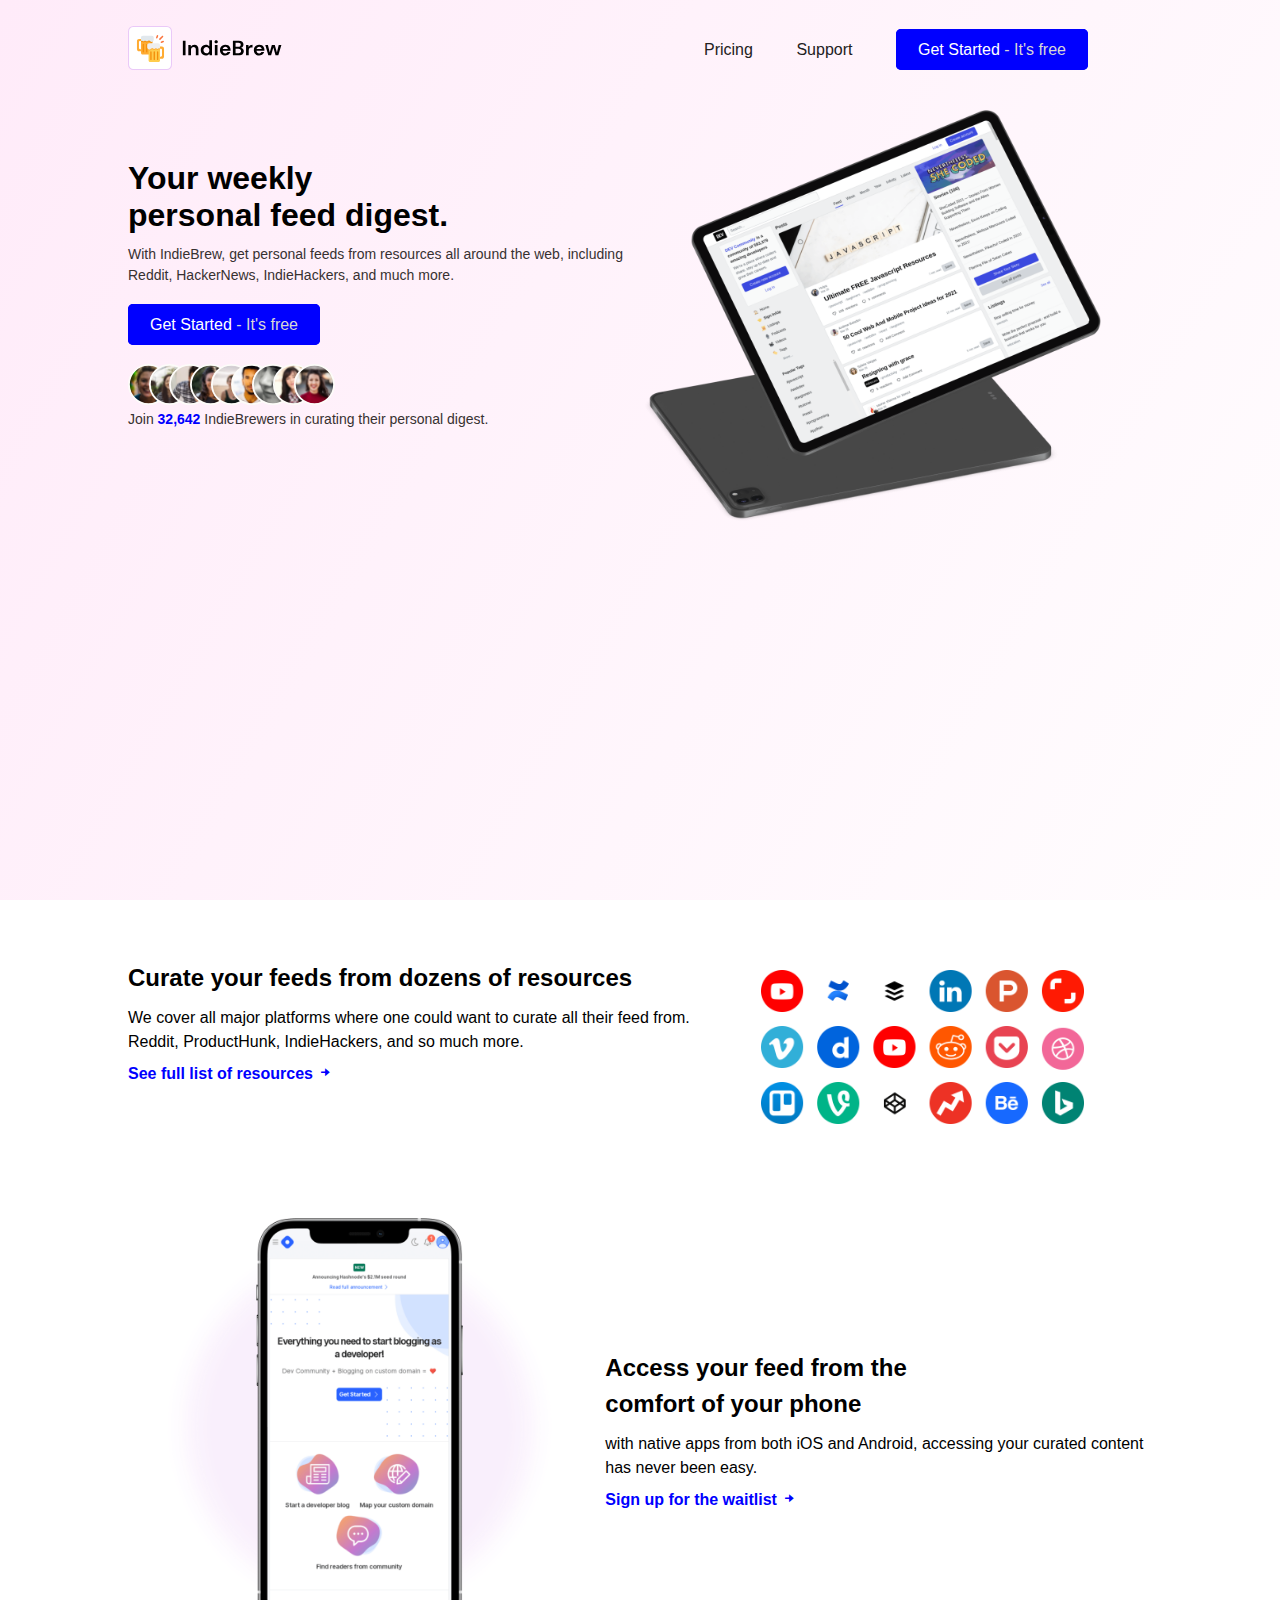
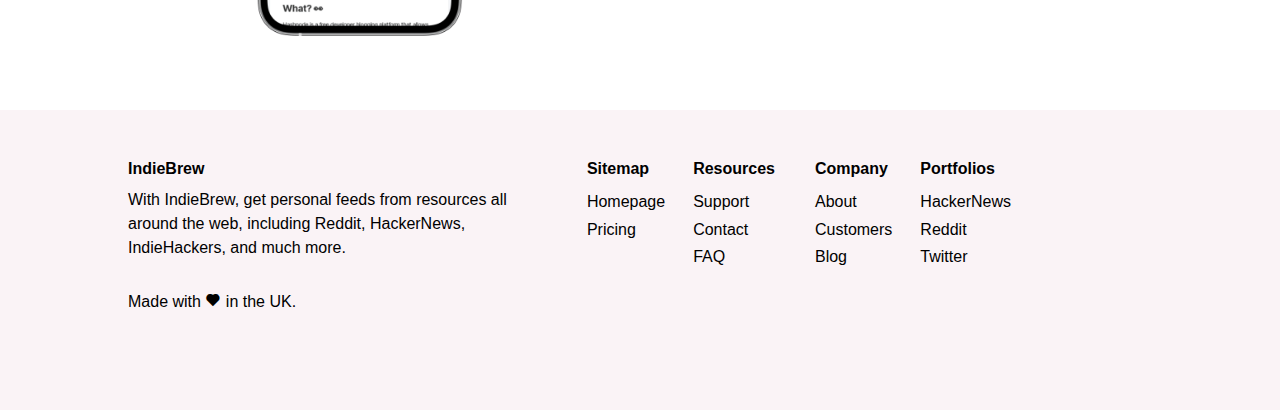
<file: index.html>
<!DOCTYPE html>
<html lang="en">
<head>
    <meta charset="UTF-8">
    <meta http-equiv="X-UA-Compatible" content="IE=edge">
    <meta name="viewport" content="width=device-width, initial-scale=1.0">
    <title>IndieBrew |Homepage</title>
    <link rel="stylesheet" href="style.css">
    <!-- BOXICOINS -->
    <link href='https://unpkg.com/boxicons@2.1.4/css/boxicons.min.css' rel='stylesheet'>
</head>
<body>
    <header>
        <nav>
            <div class="nav1">
                <img src="./IndieBrew Starter Files/Assets/Logo.svg" alt="">
            </div>

            <div class="nav2" id="link">
                <ul>
                <li><a href="#">Pricing</a></li>
                <li><a href="#">Support</a></li>
                <li><a href="#" class="get-started">Get Started<span> - It's free</span></a></li>
                </ul>
            </div>
            <div class="harmburger">
                <img src="./IndieBrew Starter Files/Assets/Hamburger Menu.svg" alt="harmburger-menu" id="menu">
                <i class='bx bx-x'id="close"></i>
            </div>
        </nav>

        <div class="indiebrew">  
            <div class="right-sect">
                <h1>Your weekly <br>personal feed digest.</h1>
                <p>With IndieBrew, get personal feeds from resources
                    all around the web, including Reddit, HackerNews,
                    IndieHackers, and much more.
                </p>
                <a href="#" class="started"> Get Started<span> - It's free</span></a>
                
                
                <div class="user-avatar">
                    <img src="./IndieBrew Starter Files/Assets/User Avatars.svg" alt="">
                    <p>
                        Join <span>32,642</span> IndieBrewers in curating their personal digest. 
                    </p>
                </div>
            </div>
            
            <div class="left-sect">
                <img src="./IndieBrew Starter Files/Assets/Feed Mockup.png" alt="Feed Mockup">
            </div>
        </div>
    </header>

    <main class="section-page">
        <div class="sect-pg">
            <div class="top">
                <div class="feed">
                    <h2>Curate your feeds from dozens of resources </h2>
                    <p>We cover all major platforms where one could want to
                        curate all their feed from. Reddit, ProductHunk,
                        IndieHackers, and so much more.
                    </p>
                    <a href="#" class="list">See full list of resources <i class='bx bxs-right-arrow-alt'></i></a>
                </div>
                <div class="social-media">
                    <img src="./IndieBrew Starter Files/Assets/Social Media Icons.png" alt="">
                </div>
            </div>

            <div class="bottom">
                <div class="phone-img">
                    <img src="./IndieBrew Starter Files/Assets/Phone Mockup.png" alt="">
                </div>
                <div class="text">
                    <h2>Access your feed from the comfort of your phone</h2>
                    <p>
                        with native apps from both iOS and Android,
                        accessing your curated content has never been easy.
                    </p>
                    <a href="sign.html" class="list-2">Sign up for the waitlist <i class='bx bxs-right-arrow-alt'></i></a>
                </div>
            </div>
        </div>
        </div>
        <footer>
            <div class="last-sect">
                <div class="brew-side">
                    <h4>IndieBrew</h4>
                    <p>
                        With IndieBrew, get personal feeds from resources
                        all around the web, including Reddit, HackerNews,
                        IndieHackers, and much more.
                    </p>
                    <div class="love">
                        <p>
                            Made with <i class='bx bxs-heart'></i> in the UK.
                        </p>
                    </div>
                </div>
    
                <div class="brew-side2">
                    <div class="side-2">
                        <div class="site-sect">
                            <h4>Sitemap</h4>
                            <p>
                                Homepage <br>
                                Pricing
                            </p>
                        </div>
        
                        <div class="resources">
                            <h4>Resources</h4>
                            <p>
                                Support <br>
                                Contact <br>
                                FAQ
                            </p>
                        </div>
                    </div>
        
                    <div class="side-3">
                        <div class="company">
                            <h4>Company</h4>
                            <p>
                                About <br>
                                Customers<br>
                                Blog
                            </p>
                        </div>
                        <div class="portfolio">
                            <h4>Portfolios</h4>
                            <p>
                                HackerNews <br>
                                Reddit<br>
                                Twitter
                        </div>
                    </div>
                </div>
            </div>
        </footer>
    </main>
    <script src="script.js"></script>

</body>
</html>
</file>
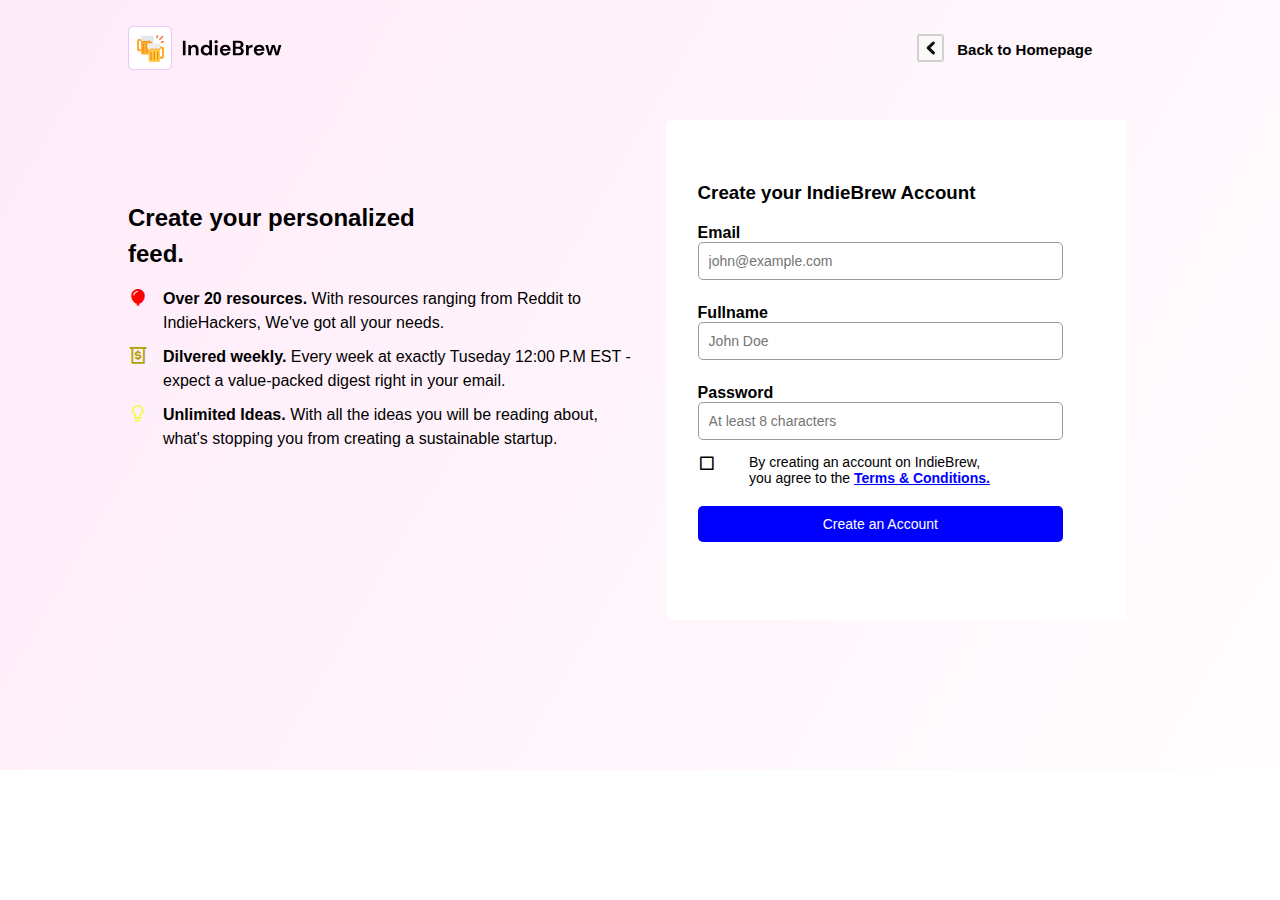
<file: sign.html>
<!DOCTYPE html>
<html lang="en">
<head>
    <meta charset="UTF-8">
    <meta http-equiv="X-UA-Compatible" content="IE=edge">
    <meta name="viewport" content="width=device-width, initial-scale=1.0">
    <title>Sign In - IndieBrew</title>
    <link rel="stylesheet" href="style2.css">
    <!-- BOXICOINS -->
    <link href='https://unpkg.com/boxicons@2.1.4/css/boxicons.min.css' rel='stylesheet'>
</head>
<body>
    <header>
        <nav>
            <div class="nav1">
                <a href="index.html"><img src="./IndieBrew Starter Files/Assets/Logo.svg" alt=""></a>
            </div>
            <div class="homepage">
                <ul>
                    <li><a href="index.html"><img src="./IndieBrew Starter Files/Assets/Back Arrow.svg" alt="Back Arrow"></a></li>   
                    <li><a href="index.html" class="home">Back to Homepage</a></li> 
                </ul>
            
            </div>
            
        </nav>

        <div class="create-sect">
            <div class="text-side">
                <h2>Create your personalized<br>feed.</h2>
                <div class="side1">
                    <i class='bx bxs-balloon'></i>
                    <p>
                        <span>Over 20 resources.</span> With resources ranging 
                        from Reddit to IndieHackers, We've got all your needs.
                    </p>
                </div>

                <div class="side2">
                    <i class='bx bx-money-withdraw'></i>
                    <p>
                        <span>Dilvered weekly.</span> Every week at exactly Tuseday
                        12:00 P.M EST - expect a value-packed digest
                        right in your email.
                    </p>
                </div>

                <div class="side3">
                    <i class='bx bx-bulb'></i>
                    <p>
                        <span>Unlimited Ideas.</span> With all the ideas you will
                        be reading about, what's stopping you from creating a 
                        sustainable startup.
                    </p>
                </div>
            </div>

            
            <form>
                    <h3>Create your IndieBrew Account</h3>
                    <div class="email">
                        <p>Email</p>
                        <input type="email" name="email" placeholder="john@example.com">
                    </div>
    
                    <div class="fullname">
                        <p>Fullname</p>
                        <input type="text" name="fullname" placeholder="John Doe">
                    </div>
                    
                    <div class="password">
                        <p>Password</p>
                        <input type="password" name="password" placeholder="At least 8 characters">
                    </div>
    
                    <div class="account">
                        <i class='bx bx-square'></i>
                        <p>
                            By creating an account on IndieBrew,
                            <br>you agree  to the <a href="#">Terms & Conditions.</a>
                        </p>
                    </div>
    
                <button type="submit">Create an Account</button>
                    
            </form>
            
            

        </div>
    </header>
</body>
</html>
</file>
<file: style.css>
*{
    box-sizing: border-box;
    margin: 0;
    padding: 0;
}

body{
    width: 100%;
    font-family: sans-serif;
}

header{
    width: 100%;
    height: 100vh;
    background: linear-gradient(300deg, rgba(255,253,254,1) 0%, rgba(255,235,249,1) 100%);  
}

nav{
    width: 100%;
    height: 100px;
    display: flex;
    margin: auto;
    align-items: center;
    margin-bottom: 90px;
}
#menu{
    display: none;
}
#close{
    display: none;
}

.nav1{
    margin: auto;
    margin-block: auto;
    width: 20%;
}

.nav1 img{
    width: 60%;
    margin: auto;
    justify-items: center;
}

.nav2{
    width: 40%;
    margin: auto;
}

.nav2 ul{
    display: flex;
    list-style: none;
    justify-content: space-between;
    width: 75%;
    margin: auto;
    align-items: center;
    justify-items: center;
}

.nav2 ul a{
    text-decoration: none;
    color: rgb(34, 33, 33);
}

.nav2 .get-started{
    color: white;
    border: 2px solid blue;
    border-radius: 5px;
    background-color: blue;
    padding: 10px 20px;
    
}

.nav2 .get-started span{
    color: rgb(215, 214, 214);
}

.indiebrew{
    width: 80%;
    margin: auto;
    height: 350px;
    margin-top: -30px;
    display: flex;
}

.indiebrew .right-sect{
    width: 50%;
    height: 300px;
}

.indiebrew .right-sect h1{
    width: 89%;
    font-weight: 700;
    font-stretch: semi-expanded;
    margin-bottom: 10px;
}
.indiebrew .right-sect p{
    font-size: 14px;
    line-height: 1.5;
    margin-bottom: 30px;
    color: rgb(55, 49, 49);
}

.indiebrew .right-sect .started{ 
    color: white;
    border: 2px solid blue;
    border-radius: 5px;
    background-color: blue;
    padding: 10px 20px;
    text-decoration: none;

}
.started span{
    color: rgb(215, 214, 214);
}

.right-sect .user-avatar{
    width: 90%;
    margin-top: 30px;
}

.right-sect .user-avatar img{
    width: 45%;
}

.user-avatar span{
    color: blue;
    font-weight: 600;
}

.indiebrew .left-sect{
    width: 50%;
    height: 300px;
}

.left-sect img{
    width: 90%;
    margin-top: -50px;
}

.section-page{
    width: 100%;
}

.section-page .sect-pg{
    width: 80%;
    margin: auto;
}

.section-page .sect-pg .top{
    width: 100%; 
    margin: auto;
    margin-top: 60px;
    display: flex;
}

.sect-pg .top .feed{
    width: 55%;
}

.sect-pg .top .feed h2{
    line-height: 1.5;
    margin-bottom: 10px;
}
.sect-pg .top .feed p{
    line-height: 1.5;
    margin-bottom: 10px;
}

.sect-pg .top .feed .list{
    color: blue;
    font-weight: 600;
    text-decoration: none;
}

.top .social-media{
    width: 45%;
    margin: 10px 0px; 
}

.top .social-media img{
    width: 70%;
    margin: 0px 70px;
    vertical-align: center;
}

.sect-pg .bottom{
    width: 100%;
    margin-top: 80px;
    gap: 30px;
    display: flex;
}

.bottom .phone-img{
    width: 45%;
}
.bottom .phone-img img{
    width: 90%;
    margin: 0px 30px;
    vertical-align: center;
}

.bottom .text{
    width: 55%;
    margin-top: 130px;
    margin: auto;
}

.bottom .text h2{
    width: 70%;
    line-height: 1.5;
    margin-bottom: 10px;
}
.bottom .text p{
    line-height: 1.5;
    margin-bottom: 10px;
}

.bottom .text .list-2{
    color: blue;
    font-weight: 600;
    text-decoration: none;
}

footer{
    width: 100%;
    background-color: rgb(250, 243, 246);
    height: 300px;
    margin-top: 70px;
}


footer .last-sect{
    width: 80%;
    margin: auto;
    display: flex;
    gap: 80px;
}

.last-sect .brew-side{
    width: 37%;
    margin-top: 50px;
}

.last-sect .brew-side h4{
    margin-bottom: 10px;
}

.last-sect .brew-side p{
    line-height: 1.5;
    margin-bottom: 30px;
}

.last-sect .brew-side2{
    display: flex;
    width: 50%;
    margin-top: 50px;
    gap: 40px;
}

.side-2{
    display: flex;
    gap: 28px;
}

.side-3{
    
    display: flex;
    gap: 28px;
}

.last-sect h4{
    margin-bottom: 10px;
}

.last-sect p{
    line-height: 1.7;
}

/* MOBILE VIEW */
@media screen and (max-width: 1000px){
    header{
        width: 100%;
        height: 120vh;
        background: linear-gradient(300deg, rgba(255,253,254,1) 0%, rgba(255,235,249,1) 100%);  
    }
    nav{
        width: 100%;
        height: 100px;
        display: flex;
        align-items: center;
        margin-bottom: 50%;
    }


    #menu{
        display: block;
        position: absolute;
        right: 25px;
        top: 40px;
    }
    
    #close{
        position: absolute;
        right: 25px;
        top: 30px;
        font-size: 40px;
    }

    .nav1{
        width: 40%;
        margin-inline: 8% auto;
        margin-block: auto;
    }

    .nav1 img{
        width: 100%;
    
    }

    .nav2{
        width: 100%;
        display: none;
        position: absolute;
        background-color: #fff;
        height: 250px;
        top: 100px;
        border-radius: 5px;
        z-index: 1000;
        box-shadow: 0px 4px 10px -1px rgba(0, 0, 0, 0.784);
    }

    .nav2 ul{
        padding-top: 40px;
        width: 80%;
        height: 200px;
        flex-direction:column;
        list-style: none;
    }

    .nav2 .get-started{
        padding: 8px 10px;
    }

    .indiebrew{
        width: 80%;
        margin: auto;
        margin-top: -10%;
        height: 400px;
        flex-direction: column-reverse;
    }

    .indiebrew .left-sect{
        width: 80%;
        margin: auto;   
    }

    .indiebrew .left-sect img{
        width: 100%;   
    }

    .indiebrew .right-sect{
        width: 100%;
    }

    .indiebrew .right-sect h1{
        width: 100%;
        font-weight: 700;
        margin-top: 20px;
        font-size: 40px;
        margin-bottom: 10px;

    }
    .indiebrew .right-sect p{
        font-size: 14px;
        line-height: 1.5;
        margin-bottom: 20px;
        color: rgb(55, 49, 49);
    }

    .indiebrew .right-sect .user-avatar{
        width: 90%;
    }
    
    .indiebrew .right-sect .user-avatar img{
        width: 80%;
    }
    .section-page{
        width: 100%;
    }
    
    .section-page .sect-pg{
        width: 80%;
        margin: auto;
    }

    .section-page .sect-pg .top{
        width: 100%; 
        /* outline: 2px solid blue; */
        margin: auto;
        margin-top: 20px;
        flex-direction: column-reverse;
    }
    .top .social-media{
        width: 90%;
        margin: auto;
        /* outline: 2px solid red; */
    }
    
    .top .social-media img{
        width: 100%;
        margin: auto;
    }

    .sect-pg .top .feed{
        width: 95%;
        margin-top: 20px;
        /* outline: 2px solid red; */
    }
    
    .sect-pg .top .feed h2{
        line-height: 1.5;
        margin-bottom: 10px;
    }
    .sect-pg .top .feed p{
        line-height: 1.5;
        margin-bottom: 10px;
    }

    .sect-pg .bottom{
        width: 100%;
        margin-top: 80px;
        gap: 30px;
        flex-direction: column;
    }
    
    .bottom .phone-img{
        width: 98%;
        margin: auto;
    }

    .bottom .phone-img img{
        width: 100%;
        margin: auto;
    }

    .bottom .text{
        width: 95%;
        margin-top: 130px;
        margin: auto;
    }
    
    .bottom .text h2{
        width: 90%;
        line-height: 1.5;
        margin-bottom: 10px;
    }
    .bottom .text p{
        line-height: 1.5;
        margin-bottom: 10px;
    }

    footer{
        width: 100%;
        background-color: rgb(250, 243, 246);
        margin: auto;
        height: 600px;
        margin-top: 70px;
    } 

    footer .last-sect{
        width: 80%;
        margin: auto;
        flex-direction: column;
        gap: 5px;
    }

    footer .last-sect .brew-side{
        width: 95%;
        margin-top: 50px;
    }
    
    footer .last-sect .brew-side2{
        flex-direction: column;
        width: 95%;
        margin-top: -5px;
    }

    footer .side-2{
      display: flex;
      justify-content: space-between;
    }
    
    footer .side-3{
        display: flex;
        justify-content: space-between;
    }
    
}
</file>
<file: style2.css>
*{
    box-sizing: border-box;
    margin:0;
    padding:0;
}

body{
    width: 100%;
    font-family: sans-serif;
}

header{
    width: 100%;
    background: linear-gradient(300deg, rgba(255,253,254,1) 0%, rgba(255,235,249,1) 100%);  
}

nav{
    width: 100%;
    display: flex;
    height: 100px;
    margin: auto;
    align-items: center;
    margin-bottom: 90px;
}

.nav1{
    margin: auto;
    width: 20%;
}

.nav1 img{
    width: 60%;
    justify-items: center;
}

.homepage{
    width: 40%;
    margin: auto;
}

.homepage ul{
    
    display: flex;
    list-style: none;
    gap: 10px;
    width: 40%;
    margin-inline: auto 30px;
    align-items: center;
    justify-items: center;
}

.homepage ul img{
    width: 90%;
    border: 2px solid rgb(209, 209, 209);
    background-color: rgb(251, 248, 248);
    border-radius: 3px;
    padding: 5px 7px;
}

.homepage ul a{
    text-decoration: none;
    color: black;
    font-size: 15px;
    font-weight: 700;
}

.create-sect{
    width: 80%;
    margin: auto;
    margin-top: -20px;
    height: 600px;
    display: flex;
}

.create-sect .text-side{
    width: 50%;
    margin-top: 30px;
}

.create-sect .text-side h2{
    line-height: 1.5;
    margin-bottom: 15px;
}

.text-side .side1{
    display: flex;
    gap: 15px;
}
.text-side .side1 i{
    color: red;
    font-size: 20px;
}
.text-side span{
    font-weight: 700;
}
.text-side p{
    line-height: 1.5;
}
.text-side .side2{
    display: flex;
    gap: 15px;
    margin-top: 10px;
}
.text-side .side2 i{
    color: rgb(173, 162, 0);
    font-size: 20px;
}

.text-side .side3{
    display: flex;
    gap: 15px;
    margin-top: 10px;
}
.text-side .side3 i{
    color: rgb(242, 251, 77);
    font-size: 20px;
}


.create-sect form{
    border-radius: 5px;
    border: 2px solid #fff;
    width: 45%;
    background-color: #fff;
    margin: auto;
    margin-top: -50px;
    position: relative;
    align-items: center;
    height: 500px;
}

.create-sect form h3{
   margin-top: 60px;
    margin-bottom: 20px;
    margin-left: 30px;
}

.create-sect form p{
    color: black;
    font-weight: 600;
    margin-left: 30px;
}

.create-sect form input{
    width: 80%;
    padding: 10px;
    margin-bottom: 1.5rem;
    margin-left: 30px;
    font-size: 14px;
    border-radius: 5px;
    border: 1px solid #999;
}
form .account{
    display: flex;
    margin-top: -10px;
}
form .account i {
    font-size: 18px;
    margin-left: 30px;
}

form .account p{
    width: 80%;
    margin-inline: auto 10px;
    font-weight: 500;
    font-size: 14px;
}
form .account a {
    color: blue;
    font-weight: 700;
}

form button{
    width: 80%;
    padding: 10px;
    margin-top: 20px;
    margin-left: 30px;
    font-size: 14px;
    background-color: blue;
    border-radius: 5px;
    border: 0px;
    color: #fff;
}

/*MOBILE VIEW */
@media screen and (max-width: 1000px){
    header{
        width: 100%;
        height: 175vh;
        background: linear-gradient(300deg, rgba(255,253,254,1) 0%, rgba(255,235,249,1) 100%);  
    }
    nav{
        width: 100%;
        display: flex;
        height: 100px;
        margin: auto;
        align-items: center;
        margin-bottom: 90px;
    }

    .nav1{
        margin: auto;
        width: 40%;
    }
    
    .nav1 img{
        width: 100%;
        justify-items: center;
    }

    .homepage{
        width: 40%;
        margin: auto;
    }

    .homepage .home{
        display: none;
    }
    
    .homepage ul img{
        position: relative;
        left: 60px;
    }

    .create-sect{
        width: 80%;
        margin: auto;
        margin-top: -20px;
        height: 450px;
        flex-direction: column;
    }

    .create-sect .text-side{
        width: 100%;
        margin-top: 30px;
    }

    .create-sect form{
        border-radius: 5px;
        border: 2px solid #fff;
        width: 100%;
        background-color: #fff;
        margin: auto;
        margin-top: 50px;
        align-items: center;
    }
    



    
    

}
</file>
